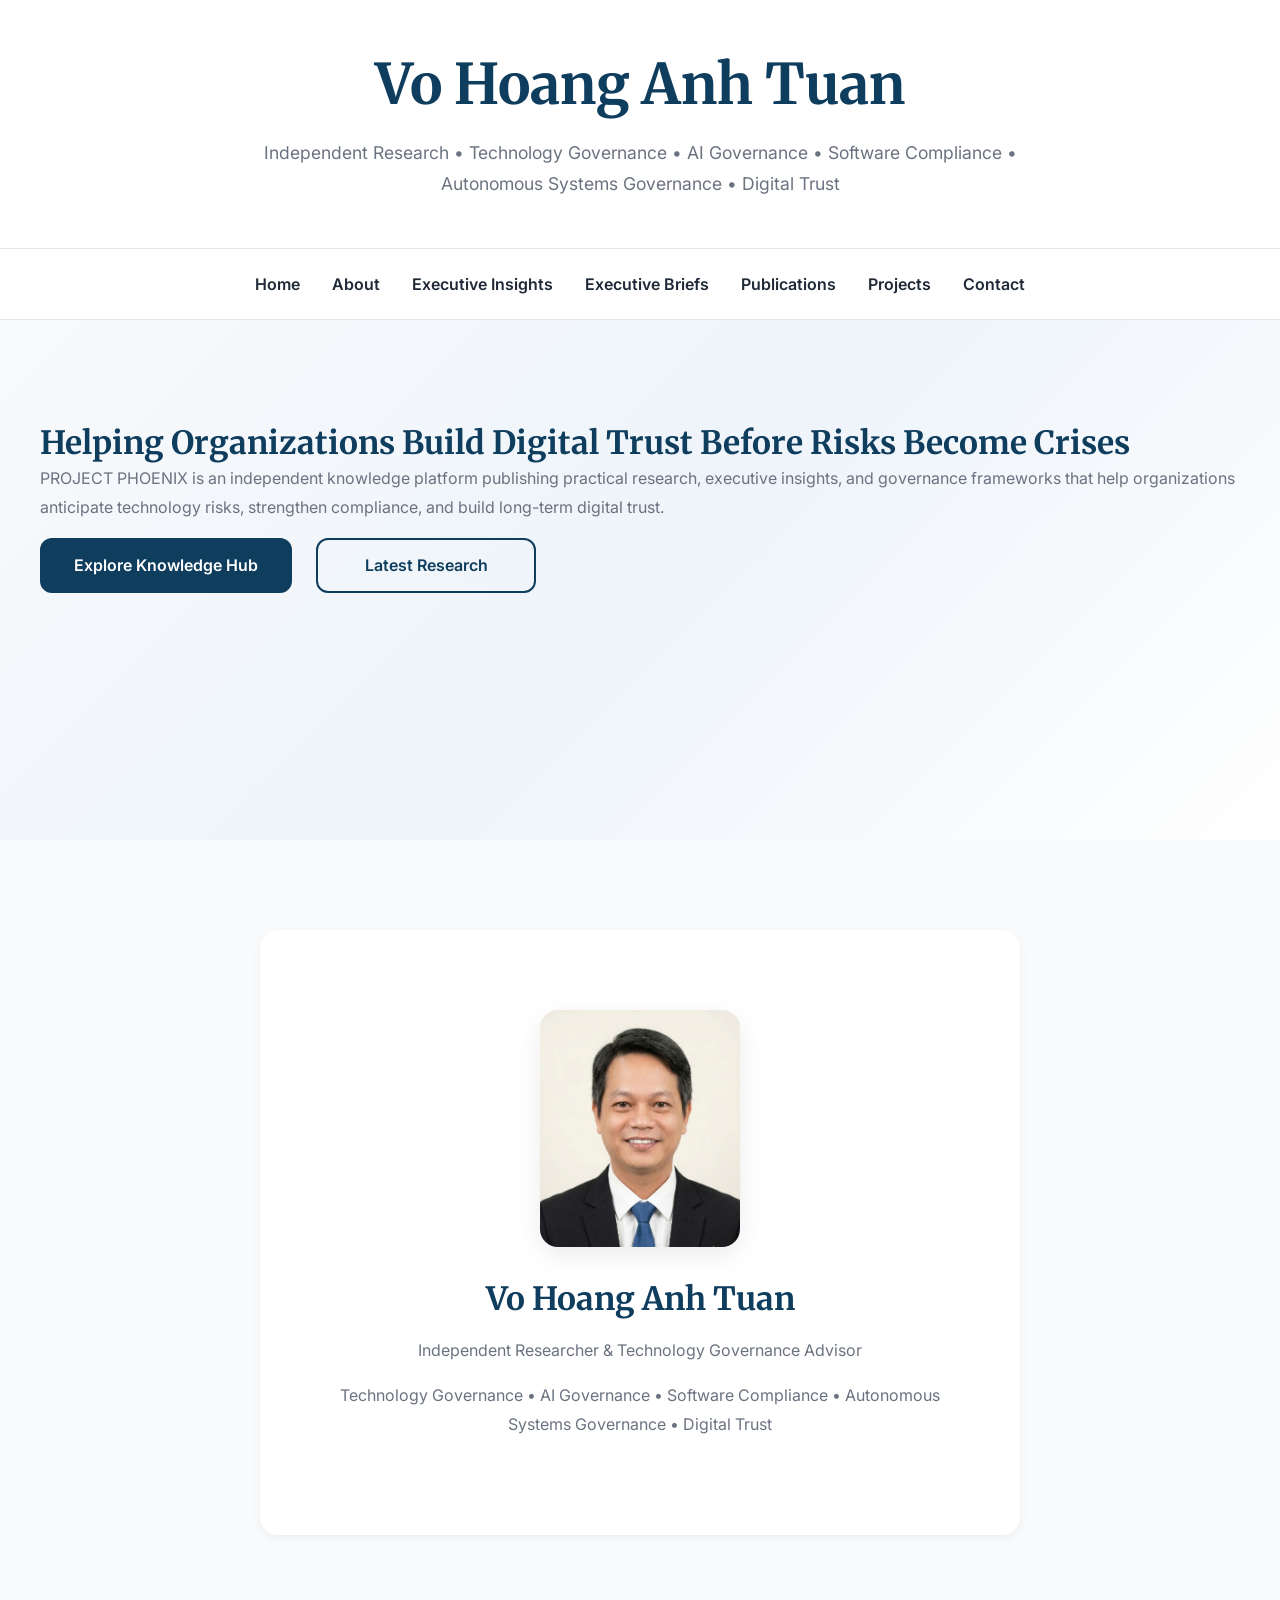
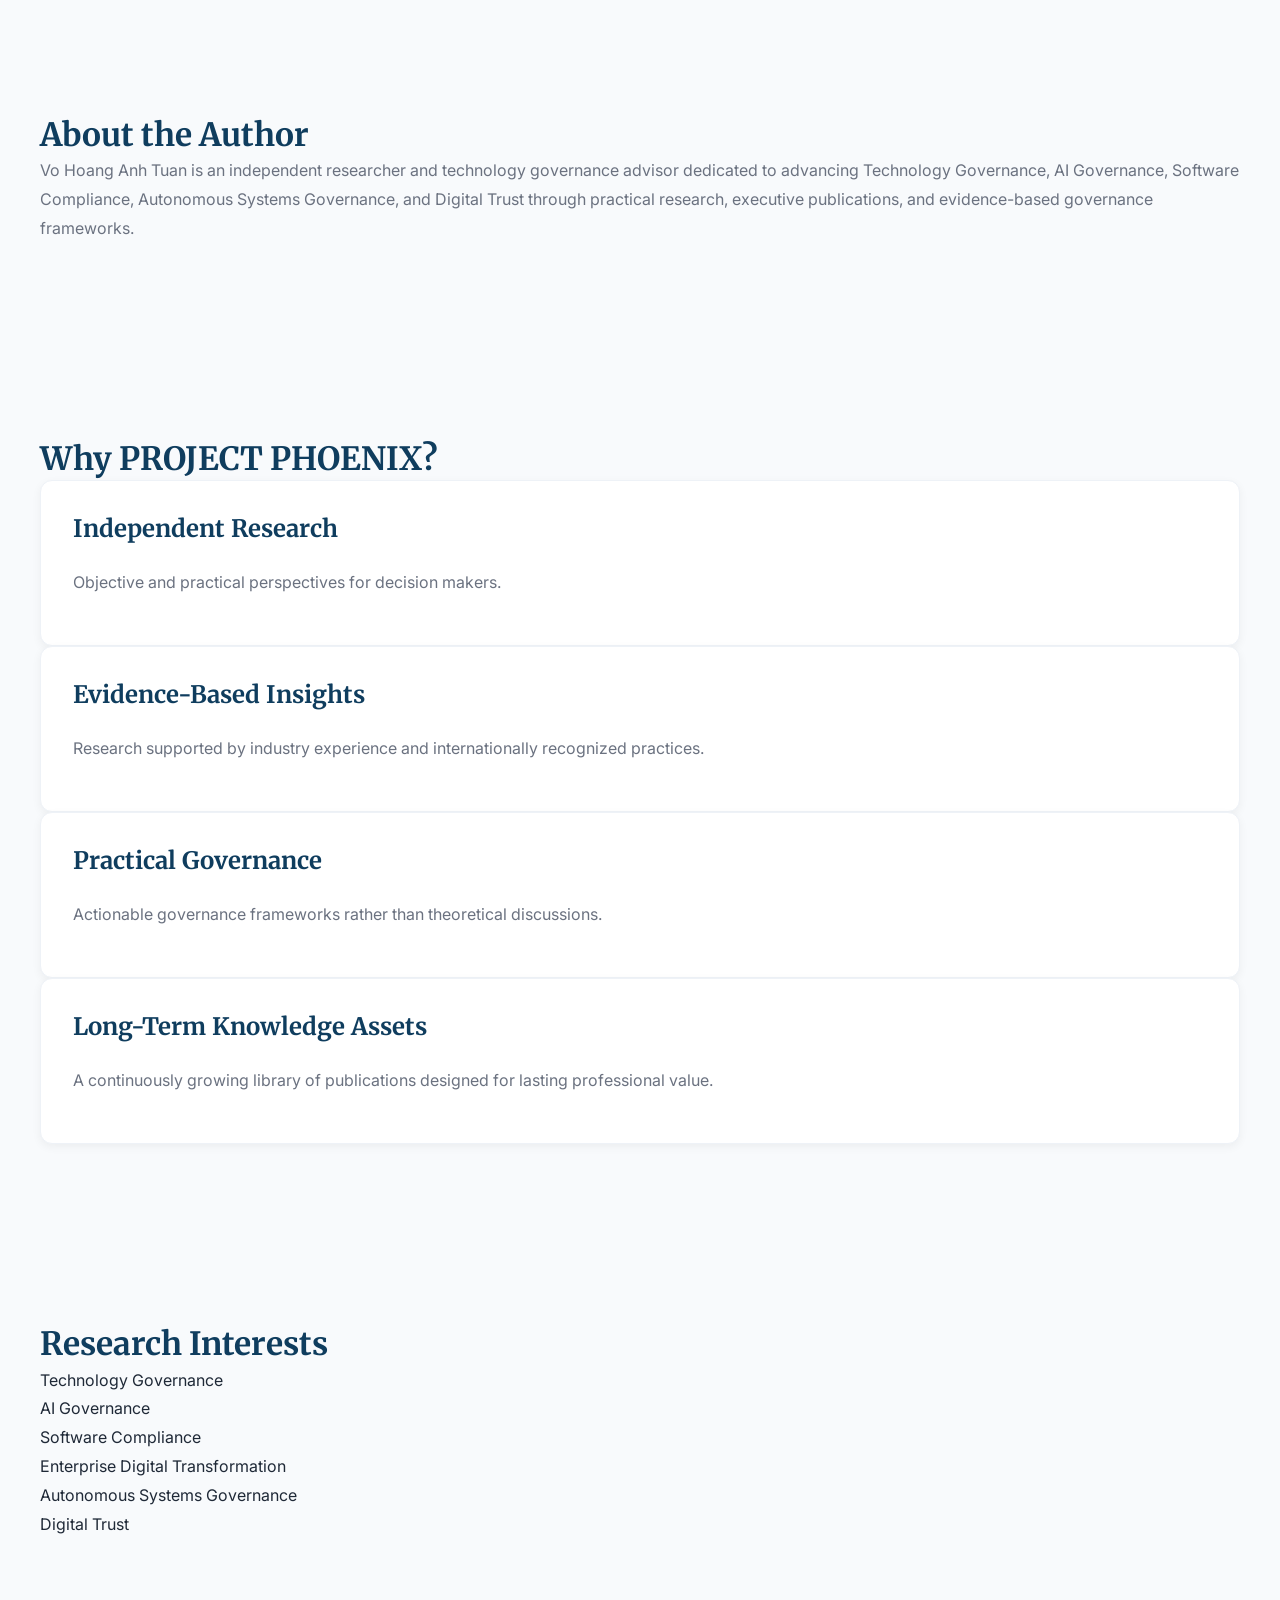
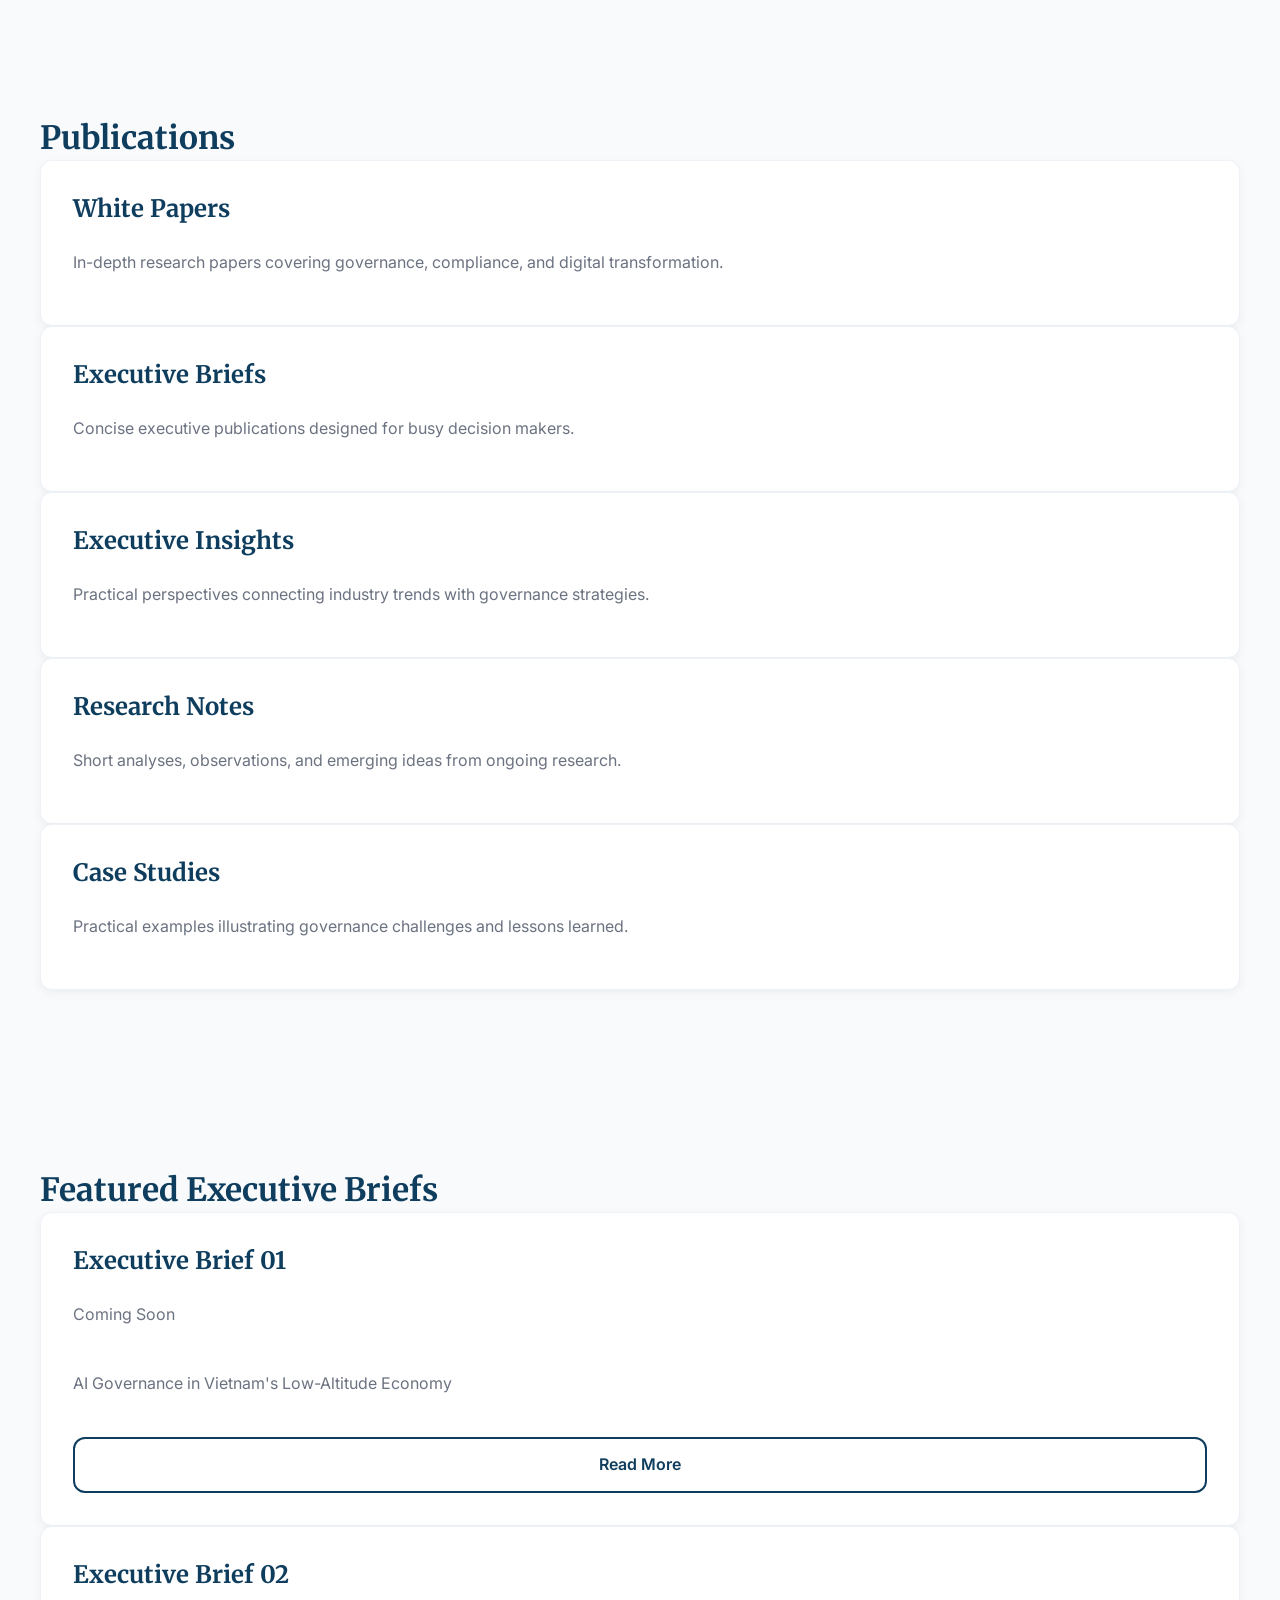
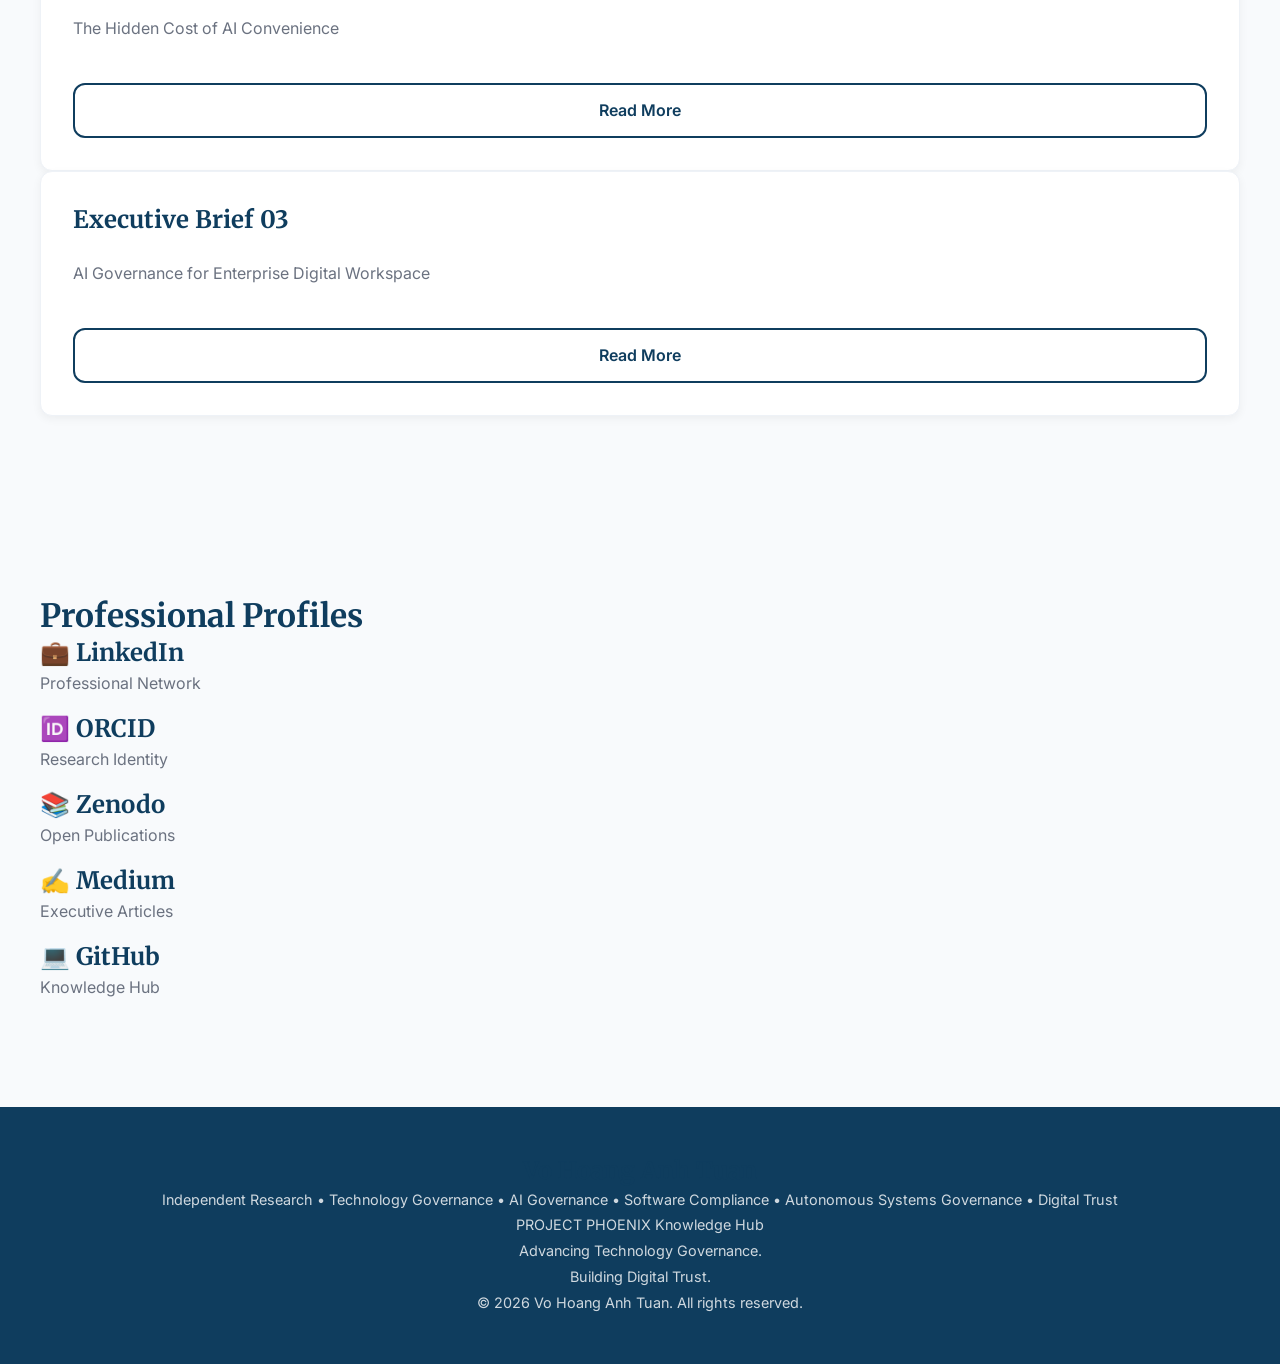
<file: index.html>
<!DOCTYPE html>
<html lang="en-US">
    <head>
    <meta charset="UTF-8">

<meta name="referrer"
      content="strict-origin-when-cross-origin">

<meta
name="viewport"
content="width=device-width, initial-scale=1">

<title>PROJECT PHOENIX Knowledge Hub | Vo Hoang Anh Tuan</title>

<meta
name="robots"
content="index, follow, max-image-preview:large">

<meta
name="description"
content="PROJECT PHOENIX Knowledge Hub by Vo Hoang Anh Tuan publishes independent research, executive insights, and governance frameworks on Technology Governance, AI Governance, Software Compliance, and Digital Trust.">

<meta
name="keywords"
content="Vo Hoang Anh Tuan, PROJECT PHOENIX, Technology Governance, AI Governance, Software Compliance, Autonomous Systems Governance, Digital Trust, Executive Insights, Executive Briefs, Independent Research">
<meta
name="author"
content="Vo Hoang Anh Tuan">
<link
rel="canonical"
href="https://vohoanganhtuan.github.io/">
        <!-- Open Graph -->

<meta property="og:type"
      content="website">

<meta property="og:site_name"
      content="PROJECT PHOENIX Knowledge Hub">

<meta property="og:title"
      content="PROJECT PHOENIX Knowledge Hub | Vo Hoang Anh Tuan">

<meta property="og:description"
      content="Independent research, executive insights, and governance frameworks on Technology Governance, AI Governance, Software Compliance, and Digital Trust.">

<meta property="og:url"
      content="https://vohoanganhtuan.github.io/">

<meta property="og:locale"
      content="en_US">

<meta property="og:image"
      content="https://vohoanganhtuan.github.io/assets/images/og-cover.jpg">
<meta property="og:image:type"
      content="image/jpeg">
<meta property="og:image:width"
      content="1200">

<meta property="og:image:height"
      content="630">

<meta property="og:image:alt"
      content="PROJECT PHOENIX Knowledge Hub">

<!-- Twitter Card -->

<meta name="twitter:card"
      content="summary_large_image">

<meta name="twitter:title"
      content="PROJECT PHOENIX Knowledge Hub">

<meta name="twitter:description"
      content="Independent research by Vo Hoang Anh Tuan on Technology Governance, AI Governance, Software Compliance, and Digital Trust.">

<meta name="twitter:image"
      content="https://vohoanganhtuan.github.io/assets/images/og-cover.jpg">
        <meta name="twitter:image:alt"
      content="PROJECT PHOENIX Knowledge Hub">
        <meta name="google-site-verification" content="JamqT4J1p1Fnei5B88OmaFI47NpW7LWwpY67Sr2UeZk" />
<meta name="theme-color"
      content="#0F172A">
<link rel="preconnect" href="https://fonts.googleapis.com">
<link rel="preconnect" href="https://fonts.gstatic.com" crossorigin>
<link href="https://fonts.googleapis.com/css2?family=Inter:wght@300;400;500;600;700&family=Merriweather:wght@400;700&display=swap" rel="stylesheet">
<link rel="stylesheet"
      href="css/style.css">

</head>

<body>

<header class="site-header">
<div class="container">
        <h1>Vo Hoang Anh Tuan</h1>

        <p>
            Independent Research • Technology Governance • AI Governance • Software Compliance • Autonomous Systems Governance • Digital Trust
        </p>

    </div>

</header>

<nav class="site-nav"
     aria-label="Primary Navigation">

    <div class="container">

        <a href="index.html">Home</a>
        <a href="about.html">About</a>
        <a href="insights.html">Executive Insights</a>
        <a href="briefs.html">Executive Briefs</a>
        <a href="publications.html">Publications</a>
        <a href="projects.html">Projects</a>
        <a href="contact.html">Contact</a>

    </div>

</nav>

<main>
<section id="hero"
         class="hero">

    <div class="container">

    <h2>
        Helping Organizations Build Digital Trust Before Risks Become Crises
    </h2>

    <p>
        PROJECT PHOENIX is an independent knowledge platform publishing practical research, executive insights, and governance frameworks that help organizations anticipate technology risks, strengthen compliance, and build long-term digital trust.
    </p>
     <p>

        <a href="briefs.html"
   class="button button-primary"
   aria-label="Explore Executive Briefs">
            Explore Knowledge Hub
        </a>

        <a href="publications.html"
   class="button button-secondary"
   aria-label="View Latest Research Publications">
            Latest Research
        </a>

    </p>
 </div>
</section>
<section id="author"
         class="author-intro">

    <div class="container">

    <div class="author-photo">

    <img
        src="assets/images/Vo Hoang Anh Tuan 2026.jpg"
    alt="Portrait of Vo Hoang Anh Tuan"
    loading="lazy"
    decoding="async">

</div>

    <div class="author-info">

        <h2>Vo Hoang Anh Tuan</h2>

<p class="author-role">
    Independent Researcher &amp; Technology Governance Advisor
</p>

<p class="author-specialties">
    Technology Governance •
    AI Governance •
    Software Compliance •
    Autonomous Systems Governance •
    Digital Trust
</p>

    </div>
  </div>
</section>
<section id="about">

    <div class="container">

        <h2 class="section-title">

            About the Author

        </h2>

        <p>

            Vo Hoang Anh Tuan is an independent researcher and technology governance advisor dedicated to advancing Technology Governance, AI Governance, Software Compliance, Autonomous Systems Governance, and Digital Trust through practical research, executive publications, and evidence-based governance frameworks.

        </p>

    </div>

</section>
<section id="project-phoenix">

    <div class="container">

        <h2 class="section-title">

            Why PROJECT PHOENIX?

        </h2>

        <div class="card-grid">

            <article class="card">

    <h3>Independent Research</h3>

    <p>
        Objective and practical perspectives for decision makers.
    </p>

              </article>

            <article class="card">

    <h3>Evidence-Based Insights</h3>

    <p>
        Research supported by industry experience and internationally recognized practices.
    </p>

             </article>

            <article class="card">

                <h3>Practical Governance</h3>

                <p>
                    Actionable governance frameworks rather than theoretical discussions.
                </p>

            </article>

            <article class="card">

                <h3>Long-Term Knowledge Assets</h3>

                <p>
                    A continuously growing library of publications designed for lasting professional value.
                </p>

            </article>

        </div>

    </div>

</section>
   <section id="research">

    <div class="container">

        <h2 class="section-title">

            Research Interests

        </h2>

        <ul>

    <li>Technology Governance</li>

    <li>AI Governance</li>

    <li>Software Compliance</li>

    <li>Enterprise Digital Transformation</li>

    <li>Autonomous Systems Governance</li>

    <li>Digital Trust</li>

</ul>

    </div>

</section>
   <section id="publications">

    <div class="container">

        <h2 class="section-title">

            Publications

        </h2>

        <div class="card-grid">

            <article class="card">

                <h3>White Papers</h3>

                <p>
                    In-depth research papers covering governance, compliance, and digital transformation.
                </p>

            </article>

            <article class="card">

                <h3>Executive Briefs</h3>

                <p>
                    Concise executive publications designed for busy decision makers.
                </p>

            </article>

            <article class="card">

                <h3>Executive Insights</h3>

                <p>
                    Practical perspectives connecting industry trends with governance strategies.
                </p>

            </article>

            <article class="card">

                <h3>Research Notes</h3>

                <p>
                    Short analyses, observations, and emerging ideas from ongoing research.
                </p>

            </article>

            <article class="card">

                <h3>Case Studies</h3>

                <p>
                    Practical examples illustrating governance challenges and lessons learned.
                </p>

            </article>

        </div>

    </div>

</section>
    
<section id="featured-briefs">

    <div class="container">

        <h2 class="section-title">

            Featured Executive Briefs

        </h2>

        <div class="card-grid">

            <article class="card">

                <h3>Executive Brief 01</h3>

                <p>Coming Soon</p>

                <p>
                    AI Governance in Vietnam's
                    Low-Altitude Economy
                </p>

                <a href="briefs.html"
                   class="button button-secondary"
                   aria-label="View Executive Briefs">
                    Read More
                </a>

            </article>

            <article class="card">

                <h3>Executive Brief 02</h3>

                <p>
                    The Hidden Cost of
                    AI Convenience
                </p>

                <a href="briefs.html"
                   class="button button-secondary"
                   aria-label="View Executive Briefs">
                    Read More
                </a>

            </article>

            <article class="card">

                <h3>Executive Brief 03</h3>

                <p>
                    AI Governance for
                    Enterprise Digital Workspace
                </p>

                <a href="briefs.html"
                   class="button button-secondary"
                   aria-label="View Executive Briefs">
                    Read More
                </a>

            </article>

        </div>

    </div>

</section>


<section id="profiles">

    <div class="container">

        <h2 class="section-title">

            Professional Profiles

        </h2>

        <div class="profiles">

            <div class="profile-box">

                <h3>💼 LinkedIn</h3>

                <p>Professional Network</p>

            </div>

            <div class="profile-box">

                <h3>🆔 ORCID</h3>

                <p>Research Identity</p>

            </div>

            <div class="profile-box">

                <h3>📚 Zenodo</h3>

                <p>Open Publications</p>

            </div>

            <div class="profile-box">

                <h3>✍ Medium</h3>

                <p>Executive Articles</p>

            </div>

            <div class="profile-box">

                <h3>💻 GitHub</h3>

                <p>Knowledge Hub</p>

            </div>

        </div>

    </div>

</section>
</main>

<footer class="site-footer">

    <div class="container">

        <h3>Vo Hoang Anh Tuan</h3>

        <p>

Independent Research •
Technology Governance •
AI Governance •
Software Compliance •
Autonomous Systems Governance •
Digital Trust

</p>

        <p>
    PROJECT PHOENIX Knowledge Hub
</p>

<p>
    Advancing Technology Governance.<br>
    Building Digital Trust.
</p>

        <p>

            © 2026 Vo Hoang Anh Tuan.
            All rights reserved.

        </p>

    </div>

</footer>

</body>

</html>
</file>
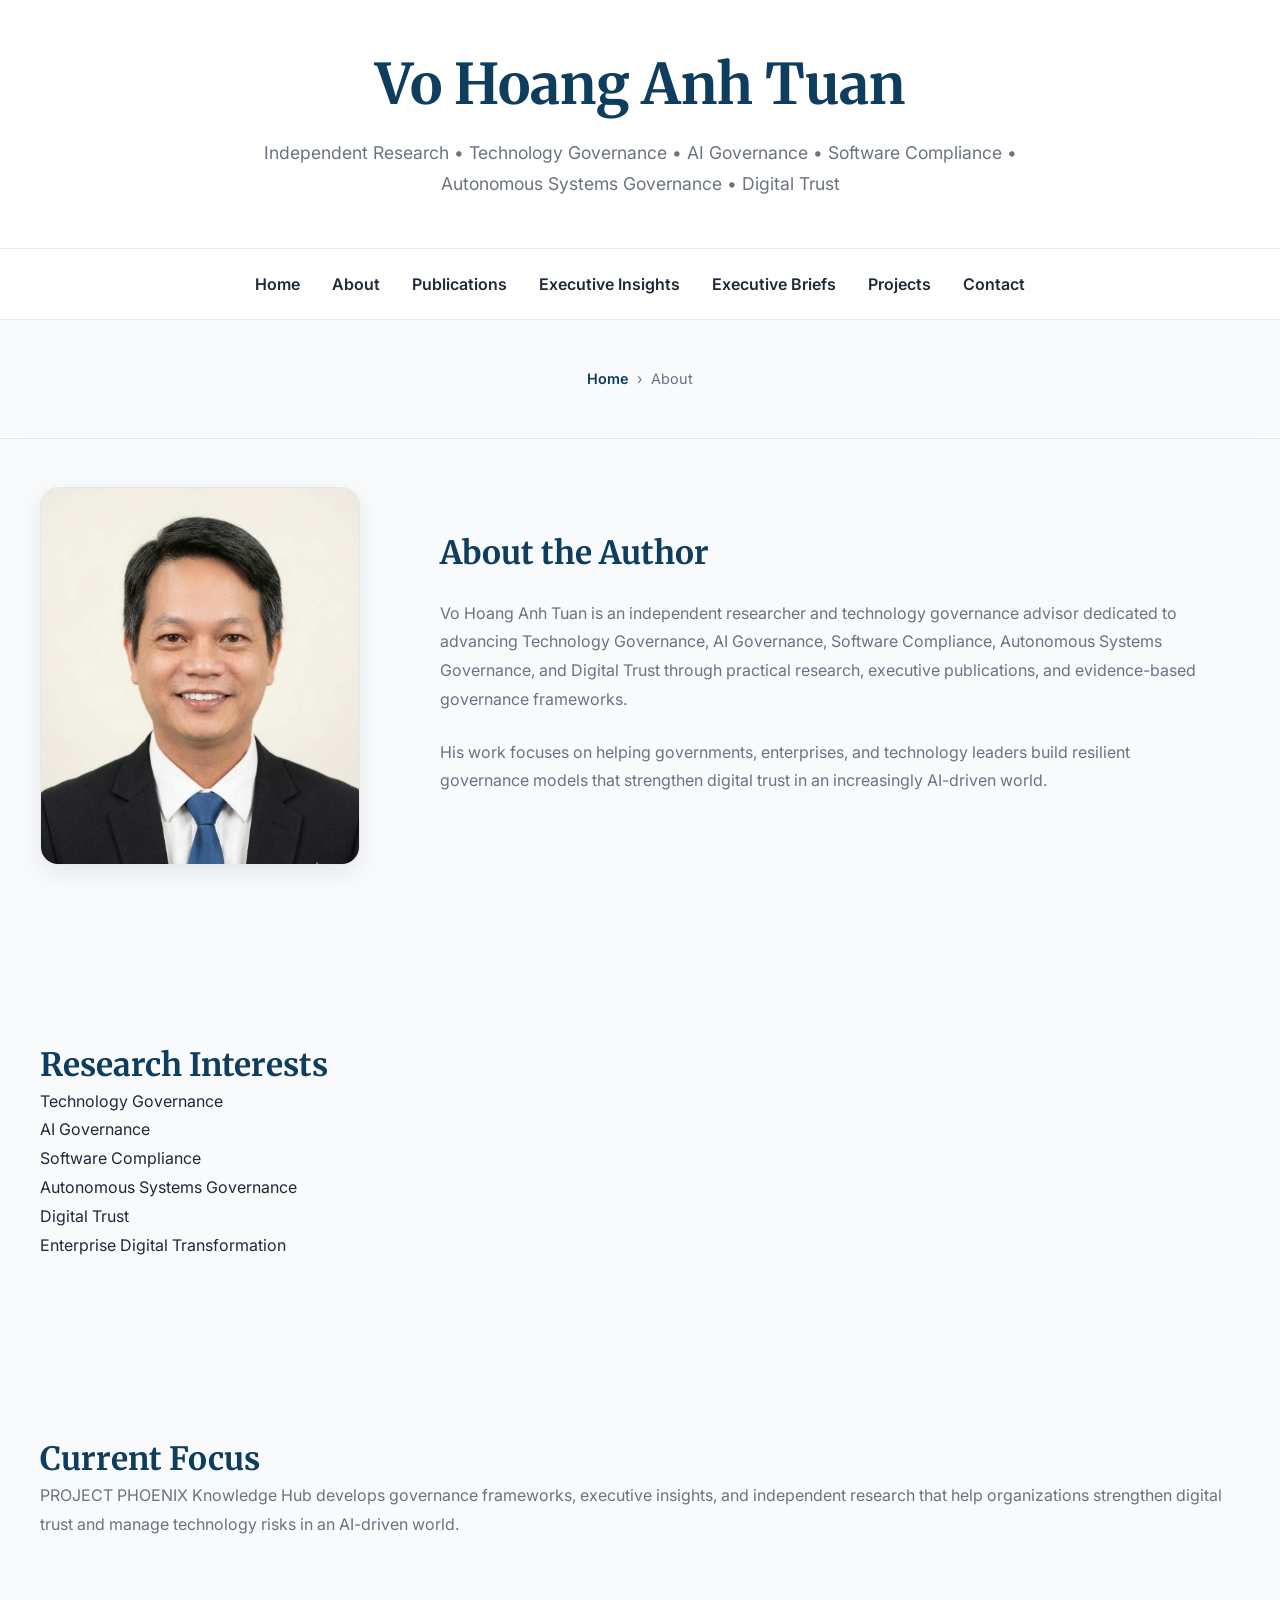
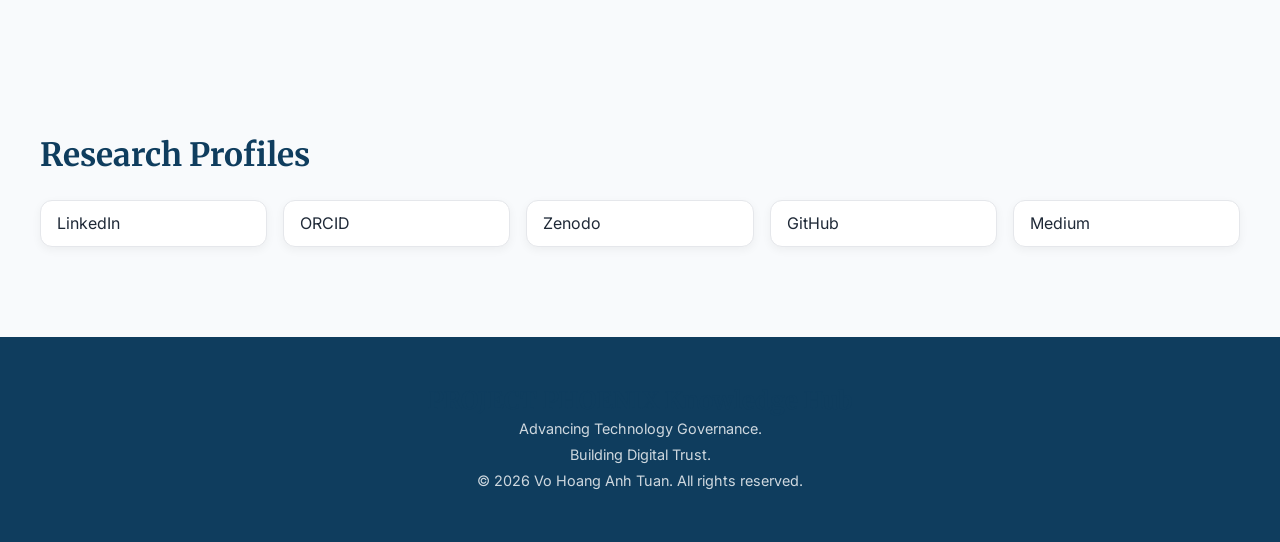
<file: about.html>
<!DOCTYPE html>
<html lang="en-US">

<head>

<meta charset="UTF-8">

<meta name="referrer"
      content="strict-origin-when-cross-origin">

<meta
name="viewport"
content="width=device-width, initial-scale=1">

<title>About | Vo Hoang Anh Tuan | PROJECT PHOENIX Knowledge Hub</title>

<meta
name="robots"
content="index, follow, max-image-preview:large">

<meta
name="description"
content="Learn more about Vo Hoang Anh Tuan, independent researcher and technology governance advisor, founder of PROJECT PHOENIX Knowledge Hub.">

<meta
name="keywords"
content="Vo Hoang Anh Tuan,
About,
Biography,
Technology Governance,
AI Governance,
Software Compliance,
Autonomous Systems Governance,
Digital Trust,
Independent Research,
Governance Framework,
PROJECT PHOENIX,
PROJECT PHOENIX Knowledge Hub">

<meta
name="author"
content="Vo Hoang Anh Tuan">

<link
rel="canonical"
href="https://vohoanganhtuan.github.io/about.html">

<!-- Open Graph -->

<meta property="og:type"
content="website">

<meta property="og:site_name"
      content="PROJECT PHOENIX Knowledge Hub">

<meta property="og:title"
      content="About | Vo Hoang Anh Tuan">

<meta property="og:description"
      content="Biography, research interests, professional background, and governance research by Vo Hoang Anh Tuan.">

<meta property="og:url"
      content="https://vohoanganhtuan.github.io/about.html">

<meta property="og:locale"
      content="en_US">

<meta property="og:image"
      content="https://vohoanganhtuan.github.io/assets/images/og-cover.jpg">

<meta property="og:image:type"
      content="image/jpeg">

<meta property="og:image:width"
      content="1200">

<meta property="og:image:height"
      content="630">

<meta property="og:image:alt"
      content="PROJECT PHOENIX Knowledge Hub">

<!-- Twitter Card -->

<meta name="twitter:card"
      content="summary_large_image">

<meta name="twitter:title"
      content="About | Vo Hoang Anh Tuan">

<meta name="twitter:description"
      content="Independent researcher and technology governance advisor.">

<meta name="twitter:image"
      content="https://vohoanganhtuan.github.io/assets/images/og-cover.jpg">

<meta name="twitter:image:alt"
      content="PROJECT PHOENIX Knowledge Hub">

<meta
name="theme-color"
content="#0F172A">

<link rel="preconnect"
      href="https://fonts.googleapis.com">

<link rel="preconnect"
      href="https://fonts.gstatic.com"
      crossorigin>

<link
href="https://fonts.googleapis.com/css2?family=Inter:wght@300;400;500;600;700&family=Merriweather:wght@400;700&display=swap"
rel="stylesheet">

<link rel="stylesheet"
      href="css/style.css">
<script type="application/ld+json">
{
  "@context":"https://schema.org",
  "@type":"ProfilePage",
  "mainEntity":{
    "@type":"Person",
    "name":"Vo Hoang Anh Tuan",
    "url":"https://vohoanganhtuan.github.io/about.html",
    "image":"https://vohoanganhtuan.github.io/assets/images/Vo%20Hoang%20Anh%20Tuan%202026.jpg",
    "jobTitle":"Independent Researcher and Technology Governance Advisor",
    "description":"Independent researcher specializing in Technology Governance, AI Governance, Software Compliance, Autonomous Systems Governance, and Digital Trust.",
    "knowsAbout":[
      "Technology Governance",
      "AI Governance",
      "Software Compliance",
      "Autonomous Systems Governance",
      "Digital Trust"
    ]
  }
}
</script>


<script type="application/ld+json">
{
  "@context":"https://schema.org",
  "@type":"BreadcrumbList",
  "itemListElement":[
    {
      "@type":"ListItem",
      "position":1,
      "name":"Home",
      "item":"https://vohoanganhtuan.github.io/"
    },
    {
      "@type":"ListItem",
      "position":2,
      "name":"About",
      "item":"https://vohoanganhtuan.github.io/about.html"
    }
  ]
}
</script>
</head>

<body>

<header class="site-header">

    <div class="container">

        <h1>Vo Hoang Anh Tuan</h1>

        <p>

Independent Research •
Technology Governance •
AI Governance •
Software Compliance •
Autonomous Systems Governance •
Digital Trust

        </p>

    </div>

</header>

<nav class="site-nav">

    <div class="container">

        <a href="index.html">Home</a>
        <a href="about.html">About</a>
        <a href="publications.html">Publications</a>
        <a href="insights.html">Executive Insights</a>
        <a href="briefs.html">Executive Briefs</a>
        <a href="projects.html">Projects</a>
        <a href="contact.html">Contact</a>

    </div>

</nav>

<main>
      
<nav class="breadcrumb" aria-label="Breadcrumb">

<div class="container">

<a href="index.html">Home</a>

<span>›</span>

<span>About</span>

</div>

</nav>
<section class="about-hero">

<div class="container about-grid">

<div class="about-photo">

<img
src="assets/images/Vo Hoang Anh Tuan 2026.jpg"
alt="Portrait of Vo Hoang Anh Tuan"
loading="lazy"
decoding="async"
width="320"
height="400">

</div>

<div class="about-content">

<h2>About the Author</h2>

<p>

Vo Hoang Anh Tuan is an independent researcher and technology governance advisor dedicated to advancing Technology Governance, AI Governance, Software Compliance, Autonomous Systems Governance, and Digital Trust through practical research, executive publications, and evidence-based governance frameworks.

</p>

<p>

His work focuses on helping governments, enterprises, and technology leaders build resilient governance models that strengthen digital trust in an increasingly AI-driven world.

</p>

</div>

</div>

</section>

<section>

<div class="container">

<h2>Research Interests</h2>

<ul>

<li>Technology Governance</li>

<li>AI Governance</li>

<li>Software Compliance</li>

<li>Autonomous Systems Governance</li>

<li>Digital Trust</li>

<li>Enterprise Digital Transformation</li>

</ul>

</div>

</section>

<section>

<div class="container">

<h2>Current Focus</h2>

<p>

PROJECT PHOENIX Knowledge Hub develops governance frameworks, executive insights, and independent research that help organizations strengthen digital trust and manage technology risks in an AI-driven world.

</p>

</div>

</section>

<section>

<div class="container">

<h2>Research Profiles</h2>

<ul class="profile-list">

<li>LinkedIn</li>

<li>ORCID</li>

<li>Zenodo</li>

<li>GitHub</li>

<li>Medium</li>

</ul>

</div>

</section>

</main>

<footer class="site-footer">

<div class="container">

<h3>PROJECT PHOENIX Knowledge Hub</h3>

<p>

Advancing Technology Governance.<br>

Building Digital Trust.

</p>

<p>

© 2026 Vo Hoang Anh Tuan.
All rights reserved.

</p>

</div>

</footer>

</body>

</html>
</file>
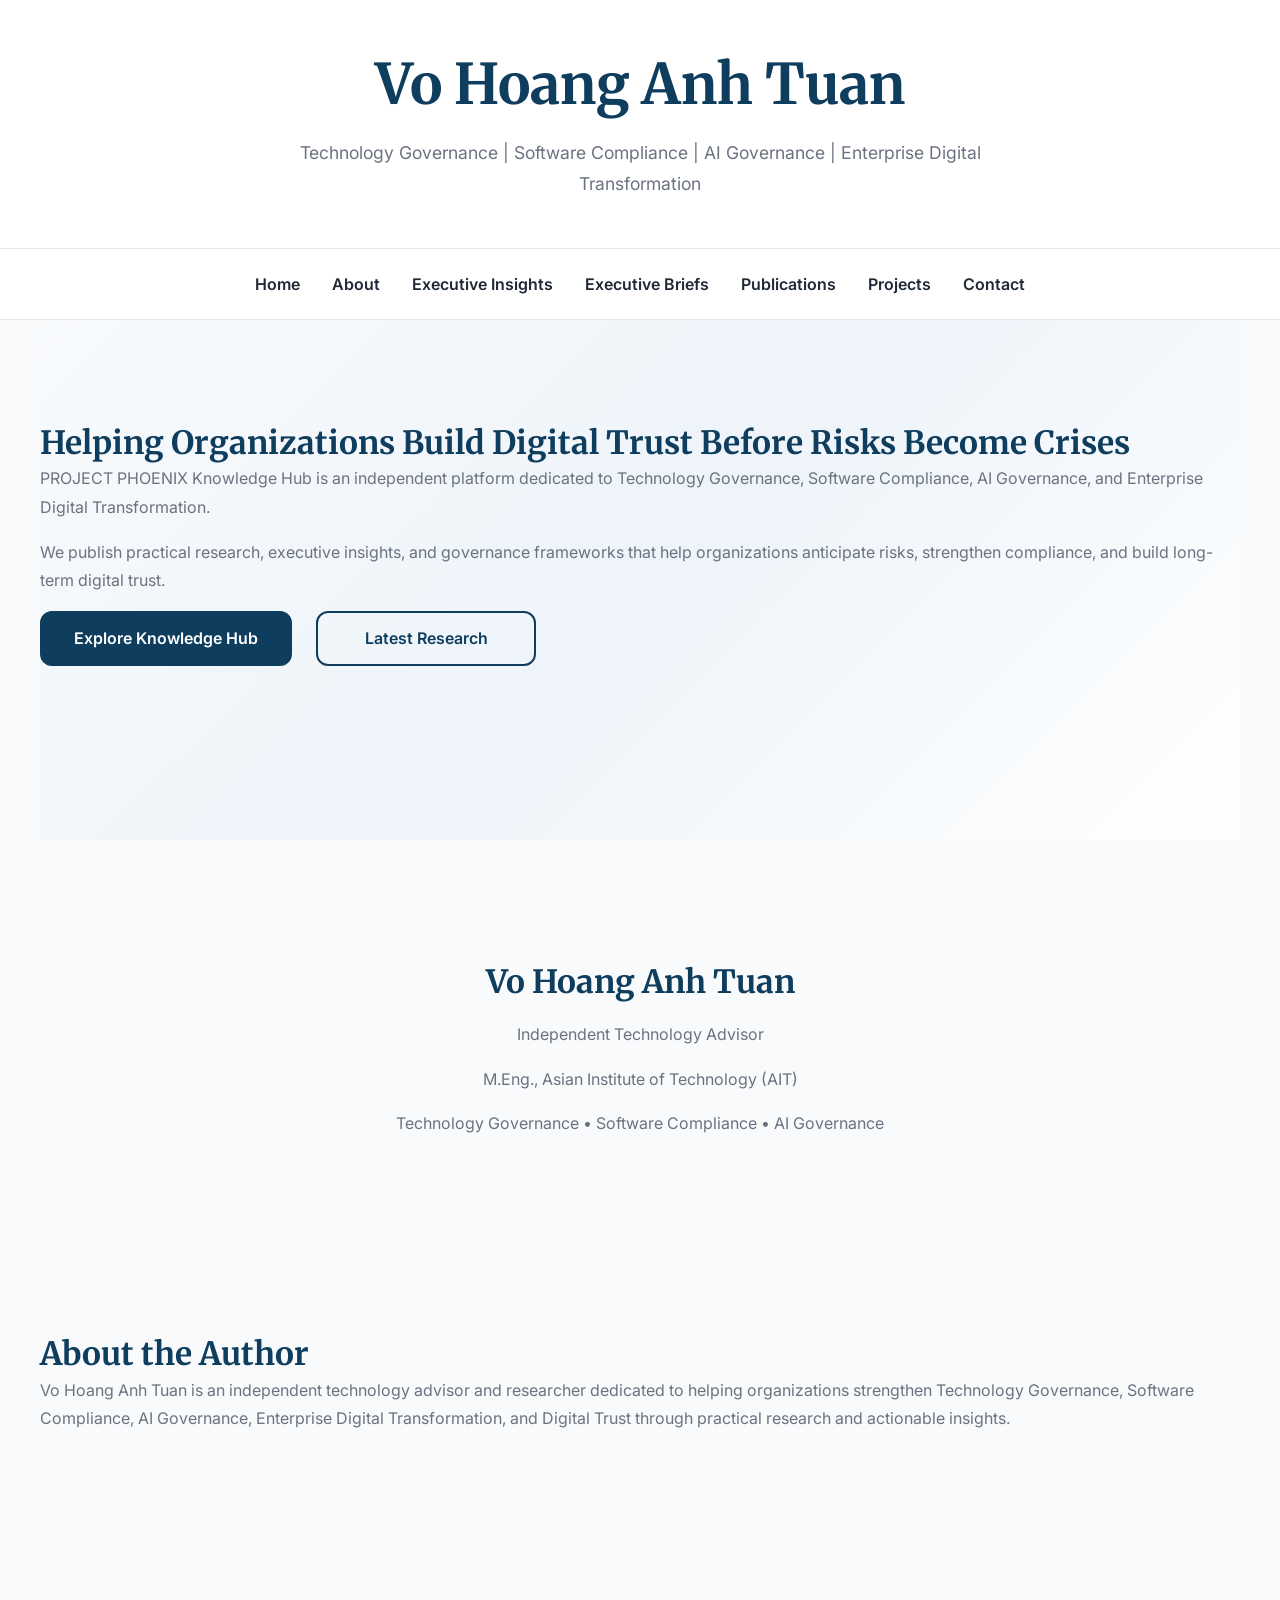
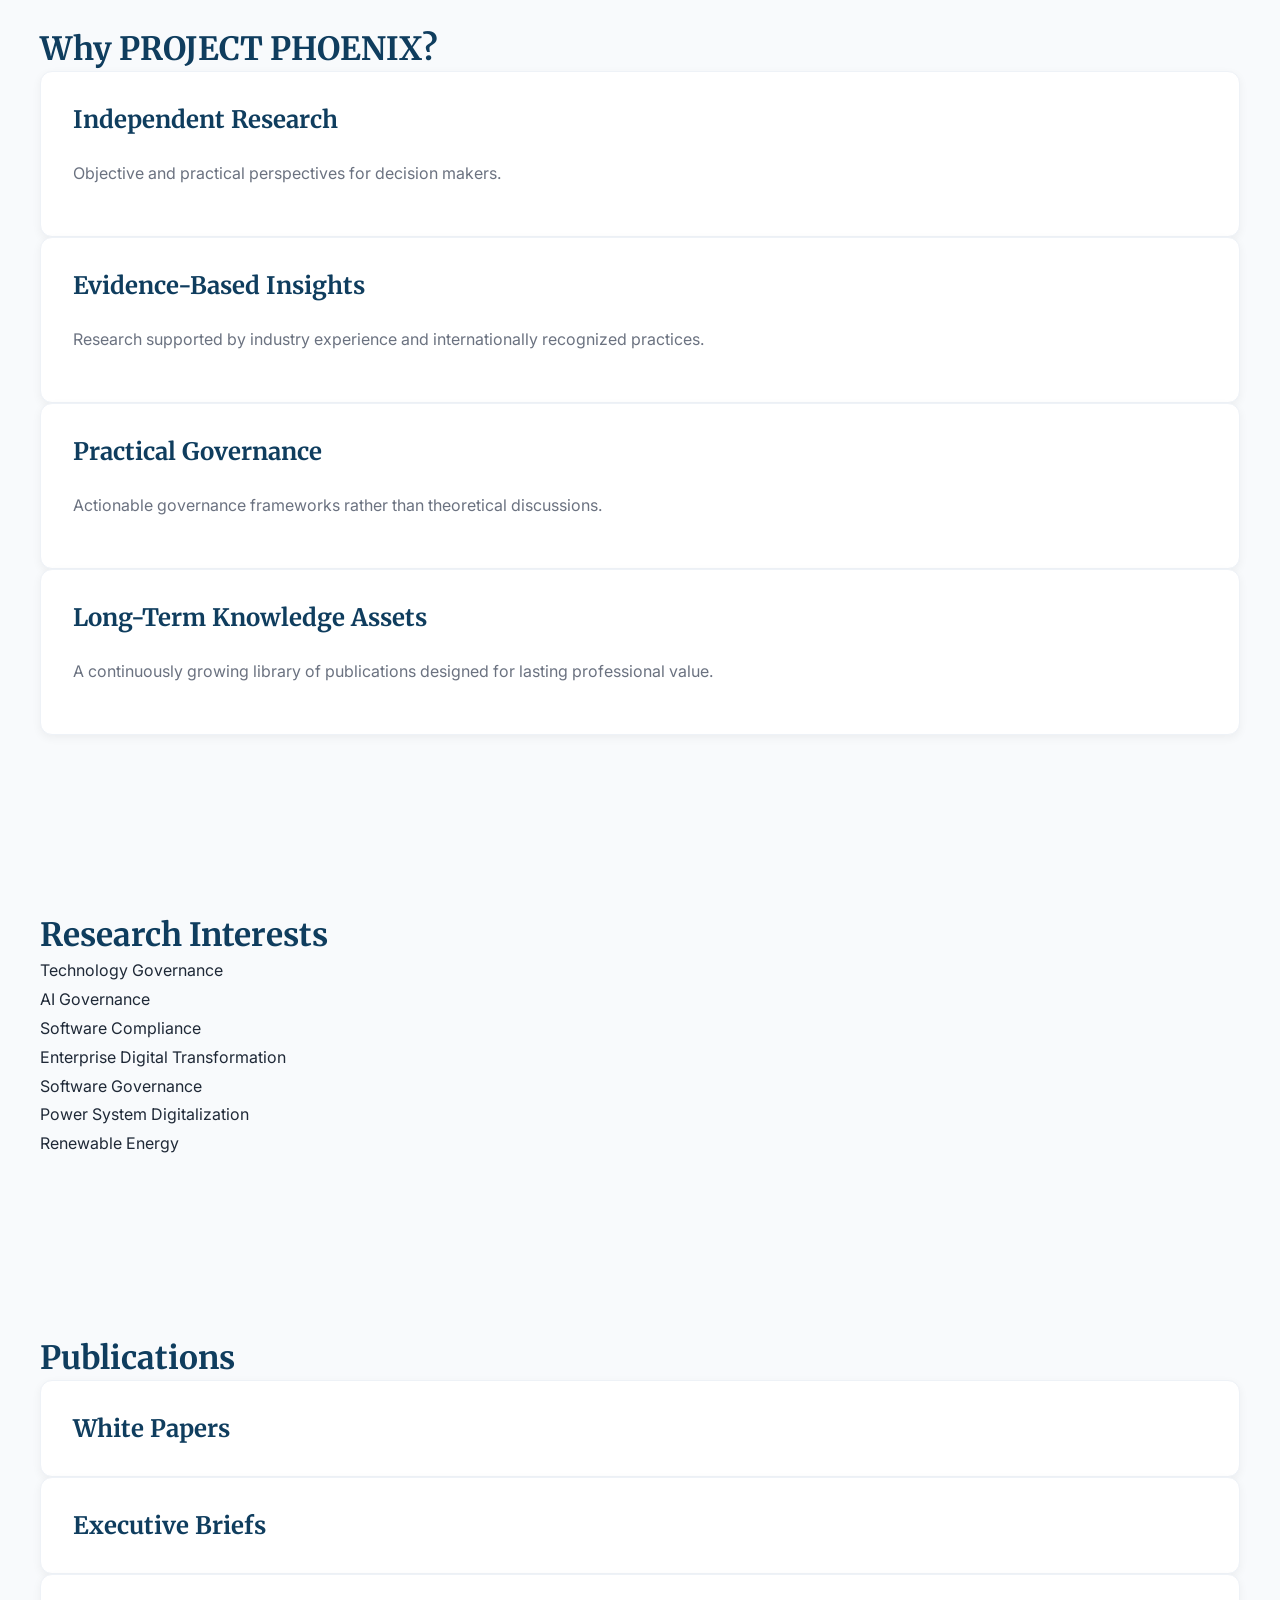
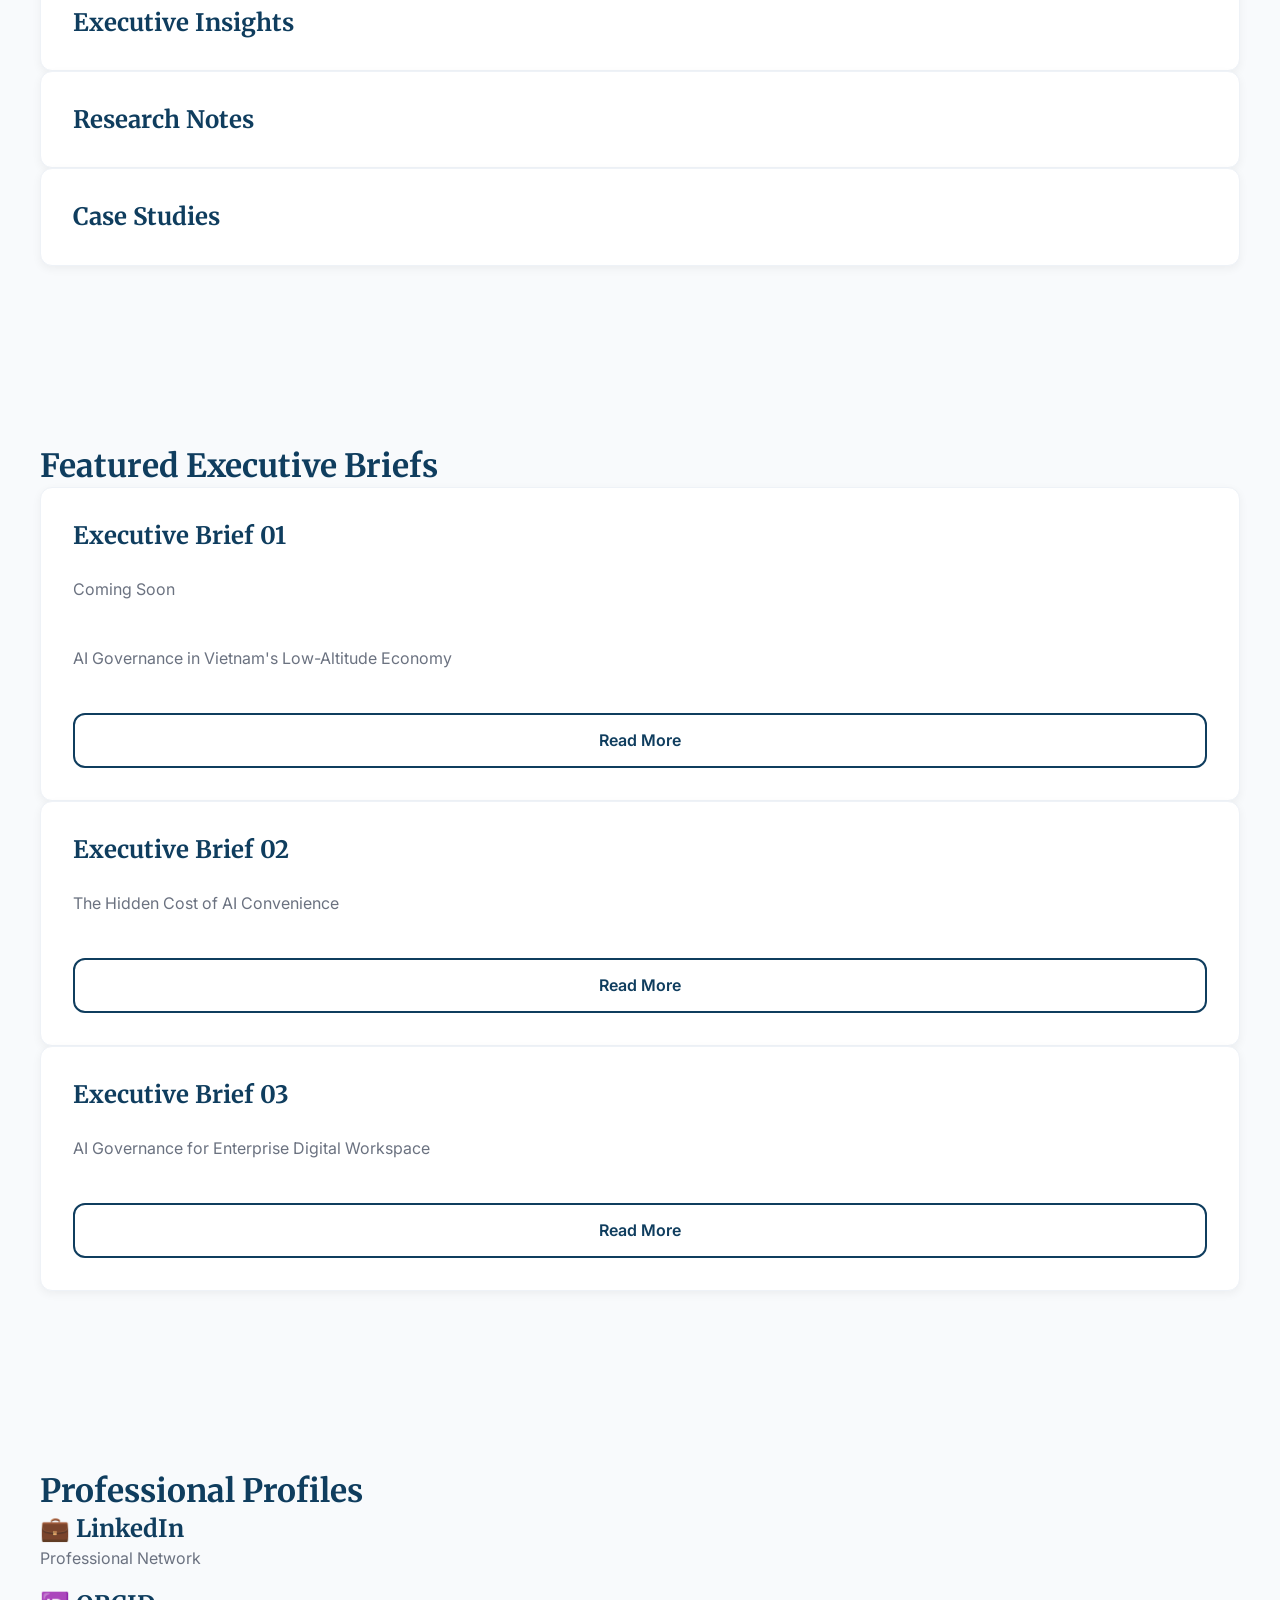
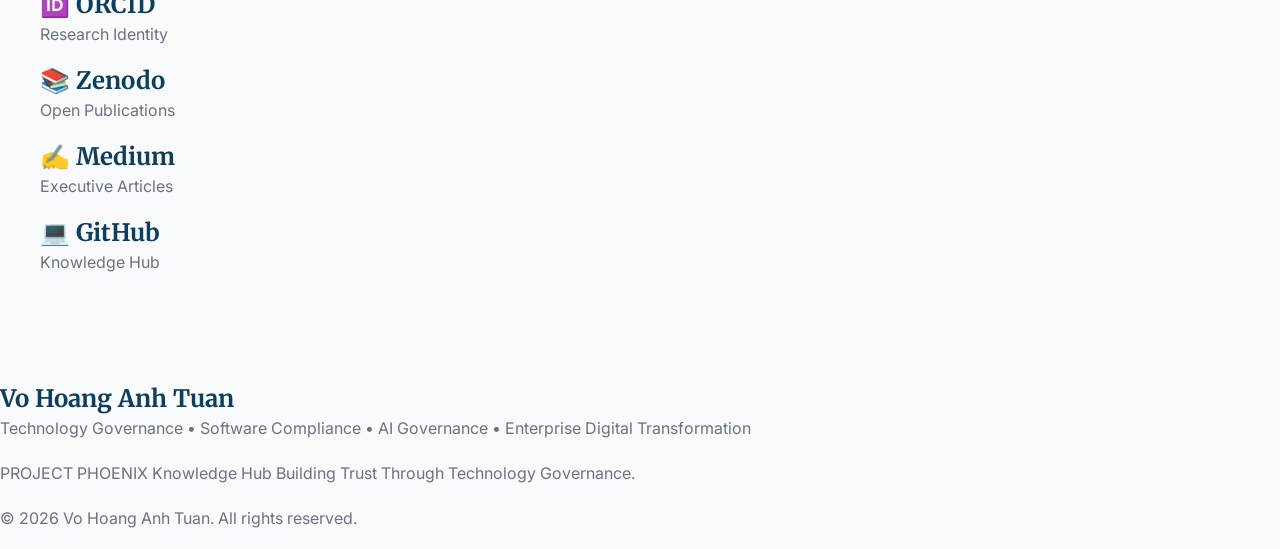
<file: index_backup_v2.html>
<!DOCTYPE html>
<html lang="en-US">
    <head>
    <meta charset="UTF-8">
    <meta name="viewport"
          content="width=device-width, initial-scale=1.0">
    <title>Vo Hoang Anh Tuan | PROJECT PHOENIX Knowledge Hub</title>
    <meta name="author" content="Vo Hoang Anh Tuan">
<meta name="robots" content="index, follow">
<meta name="description"
content="Official Knowledge Hub of Vo Hoang Anh Tuan covering AI Governance,
Technology Governance,
Software Compliance,
Software Governance,
Enterprise Governance,
Enterprise Digital Transformation,
Digital Trust,
AI Compliance.">

<meta name="keywords"
content="Technology Governance, Software Compliance, AI Governance, Enterprise Digital Transformation, Digital Trust"
>
<link rel="preconnect" href="https://fonts.googleapis.com">
<link rel="preconnect" href="https://fonts.gstatic.com" crossorigin>

<link href="https://fonts.googleapis.com/css2?family=Inter:wght@300;400;500;600;700&family=Merriweather:wght@400;700&display=swap" rel="stylesheet">
<link rel="canonical"
      href="https://vohoanganhtuan.github.io/">

<link rel="stylesheet"
      href="css/style.css">

</head>

<body>

<header>

    <div class="container">

        <h1>Vo Hoang Anh Tuan</h1>

        <p>
            Technology Governance |
            Software Compliance |
            AI Governance |
            Enterprise Digital Transformation
        </p>

    </div>

</header>

<nav aria-label="Main navigation">

    <div class="container">

        <a href="index.html">Home</a>
        <a href="about.html">About</a>
        <a href="insights.html">Executive Insights</a>
        <a href="briefs.html">Executive Briefs</a>
        <a href="publications.html">Publications</a>
        <a href="projects.html">Projects</a>
        <a href="contact.html">Contact</a>

    </div>

</nav>

<main>
    <div class="container">
<section class="hero">

    <h2>
        Helping Organizations Build Digital Trust Before Risks Become Crises
    </h2>

    <p>
        PROJECT PHOENIX Knowledge Hub is an independent platform dedicated to Technology Governance, Software Compliance, AI Governance, and Enterprise Digital Transformation.
    </p>

    <p>
        We publish practical research, executive insights, and governance frameworks that help organizations anticipate risks, strengthen compliance, and build long-term digital trust.
    </p>

    <p>

        <a href="briefs.html" class="button button-primary">
            Explore Knowledge Hub
        </a>

        <a href="publications.html" class="button button-secondary">
            Latest Research
        </a>

    </p>

</section>
<section class="author-intro">

    <div class="author-photo">

        <!--
<img src="assets/images/profile.jpg"
     alt="Vo Hoang Anh Tuan">
-->

    </div>

    <div class="author-info">

        <h2>
            Vo Hoang Anh Tuan
        </h2>

        <p>
            Independent Technology Advisor
        </p>

        <p>
            M.Eng., Asian Institute of Technology (AIT)
        </p>

        <p>

            Technology Governance •
            Software Compliance •
            AI Governance

        </p>

    </div>

</section>
<section>

<h2 class="section-title">

About the Author

</h2>

<p>

Vo Hoang Anh Tuan is an independent technology advisor and researcher dedicated to helping organizations strengthen Technology Governance, Software Compliance, AI Governance, Enterprise Digital Transformation, and Digital Trust through practical research and actionable insights.

</p>

</section>
<section>

<h2 class="section-title">

Why PROJECT PHOENIX?

</h2>

<div class="card-grid">

<div class="card">

<h3>Independent Research</h3>

<p>
Objective and practical perspectives for decision makers.
</p>

</div>

<div class="card">

<h3>Evidence-Based Insights</h3>

<p>
Research supported by industry experience and internationally recognized practices.
</p>

</div>

<div class="card">

<h3>Practical Governance</h3>

<p>
Actionable governance frameworks rather than theoretical discussions.
</p>

</div>

<div class="card">

<h3>Long-Term Knowledge Assets</h3>

<p>
A continuously growing library of publications designed for lasting professional value.
</p>

</div>

</div>

</section>
    <section>

<h2 class="section-title">

Research Interests

</h2>

<ul>

<li>Technology Governance</li>

<li>AI Governance</li>

<li>Software Compliance</li>

<li>Enterprise Digital Transformation</li>

<li>Software Governance</li>

<li>Power System Digitalization</li>

<li>Renewable Energy</li>

</ul>

</section>
    <section>

<h2 class="section-title">

Publications

</h2>

<div class="card-grid">

<div class="card">

<h3>White Papers</h3>

</div>

<div class="card">

<h3>Executive Briefs</h3>

</div>

<div class="card">

<h3>Executive Insights</h3>

</div>

<div class="card">

<h3>Research Notes</h3>

</div>

<div class="card">

<h3>Case Studies</h3>

</div>

</div>

</section>
    
<section>

<h2 class="section-title">

Featured Executive Briefs
    
</h2>

<div class="card-grid">

<div class="card">

<h3>Executive Brief 01</h3>

<p>Coming Soon</p>

<p>

AI Governance in Vietnam's
Low-Altitude Economy

</p>

<a href="#"
class="button button-secondary">

Read More

</a>

</div>

<div class="card">

<h3>

Executive Brief 02

</h3>

<p>

The Hidden Cost of
AI Convenience

</p>

<a href="#"
class="button button-secondary">

Read More

</a>

</div>

<div class="card">

<h3>

Executive Brief 03

</h3>

<p>

AI Governance for
Enterprise Digital Workspace

</p>

<a href="#"
class="button button-secondary">

Read More

</a>

</div>

</div>

</section>


<section>

<h2 class="section-title">

Professional Profiles

</h2>

<div class="profiles">

<div class="profile-box">

<h3>💼 LinkedIn</h3>

<p>Professional Network</p>

</div>

<div class="profile-box">

<h3>🆔 ORCID</h3>

<p>Research Identity</p>

</div>

<div class="profile-box">

<h3>📚 Zenodo</h3>

<p>Open Publications</p>

</div>

<div class="profile-box">

<h3>✍ Medium</h3>

<p>Executive Articles</p>

</div>

<div class="profile-box">

<h3>💻 GitHub</h3>

<p>Knowledge Hub</p>

</div>

</div>

</section>
</div>
</main>

<footer>

    <h3>Vo Hoang Anh Tuan</h3>

    <p>

        Technology Governance •
        Software Compliance •
        AI Governance •
        Enterprise Digital Transformation

    </p>

    <p>

        PROJECT PHOENIX Knowledge Hub
        Building Trust Through Technology Governance.
    </p>

    <p>

        © 2026 Vo Hoang Anh Tuan.
        All rights reserved.     

    </p>

</footer>

</body>

</html>
</file>
<file: css/style.css>
/* ==========================================================
   PROJECT PHOENIX
   style.css
   Author: Vo Hoang Anh Tuan
   Version: 2.0
   ========================================================== */
/* ==========================================================
   1. RESET
========================================================== */
*,
*::before,
*::after {
    margin: 0;
    padding: 0;
    box-sizing: border-box;
}

html {
    font-size: 16px;
    scroll-behavior: smooth;
}

body {
    min-height: 100vh;
}

img,
picture,
svg,
video {
    display: block;
    max-width: 100%;
    height: auto;
}

button,
input,
textarea,
select {
    font: inherit;
}

a {
    color: inherit;
    text-decoration: none;
}

ul,
ol {
    list-style: none;
}

table {
    border-collapse: collapse;
    border-spacing: 0;
}
/* ==========================================================
   2. DESIGN TOKENS
========================================================== */
:root {

    /* ===== Brand Colors ===== */
    --primary: #0F3D5E;
    --primary-dark: #082A42;
    --secondary: #2E5EAA;
    --accent: #C79A3B;
    /* ===== Neutral ===== */
--background: #F8FAFC;
--surface: #FFFFFF;
--surface-secondary: #F1F5F9;
/* ===== Color Aliases (Design System) ===== */
--color-primary: var(--primary);
--color-primary-dark: var(--primary-dark);
--color-secondary: var(--secondary);
--color-white: var(--surface);
--color-background: var(--background);
--color-text: var(--text);
--color-text-light: var(--text-light);
--color-border: var(--border);
--color-success: var(--success);
--hero-bg-start: #F8FAFC;
    --hero-bg-middle: #EEF4FA;
    --hero-bg-end: #FFFFFF;
    --text: #1F2937;
    --text-light: #6B7280;
  --border: #E5E7EB;
--border-light: #EEF2F7;
--border-dark: #CBD5E1;
    /* ===== Status ===== */
    --success: #2E7D32;
    /* ===== Typography ===== */
    --font-heading: "Merriweather", serif;
    --font-body: "Inter", sans-serif;
    /* ===== Font Size ===== */
    --fs-hero: clamp(2.25rem, 5vw, 3.5rem);
    --fs-h1: 2.5rem;
    --fs-h2: 2rem;
    --fs-h3: 1.5rem;
    --fs-h4: 1.25rem;
    --fs-body: 1rem;
    --fs-small: .9rem;
    --fs-lead: 1.125rem;
    /* ===== Line Height ===== */
    --lh-heading: 1.3;
    --lh-body: 1.8;
    --lh-tight: 1.2;
    --lh-button: 1.2;
    /* ===== Radius ===== */
    --radius-sm: 8px;
    --radius-md: 12px;
    --radius-lg: 18px;
    /* ===== Shadow ===== */
    --shadow-sm: 0 3px 10px rgba(0,0,0,.05);
    --shadow-md: 0 8px 24px rgba(0,0,0,.08);
    --shadow-lg: 0 15px 40px rgba(0,0,0,.12);
   /* ===== Card ===== */
--card-padding-sm: var(--space-md);
--card-padding: var(--space-lg);
--card-padding-lg: var(--space-xl);
--card-gap: var(--space-md);
--card-radius: var(--radius-md);
--card-border-color: var(--border-light);
--card-shadow: var(--shadow-sm);
--card-shadow-hover: var(--shadow-md);
--card-background: var(--surface);
--card-hover-offset: -4px;
--card-transition:
    box-shadow var(--transition-normal),
    transform var(--transition-normal);
      /* ===== Grid ===== */
--grid-gap: var(--space-xl);
--grid-gap-mobile: var(--space-lg);
/* ===== Footer ===== */
--footer-bg: var(--primary);
--footer-text-color: rgba(255,255,255,.8);
   /* ===== Layout ===== */
--container-width: 1200px;
--container-padding-inline: 24px;
--content-width: 760px;
--content-narrow: 680px;
--content-wide: 900px;
--reading-width: 760px;
--hero-title-width: 900px;
--header-padding-y: 3rem;
--header-subtitle-size: 1.1rem;
--nav-height: 70px;
--nav-gap: var(--space-lg);
--section-padding-sm: 50px;
--section-padding-md: 70px;
--section-padding-lg: 90px;
--section-padding:
    clamp(
        var(--section-padding-sm),
        8vw,
        var(--section-padding-lg)
    );
  /* ===== Hero Layout ===== */
--hero-padding-y: clamp(4rem, 8vw, 7rem);
--hero-padding-tablet: clamp(3.5rem, 6vw, 5rem);
--hero-padding-mobile: clamp(3rem, 8vw, 4rem);
--hero-gap: var(--space-lg);
--hero-content-width: var(--hero-title-width);
   /* ===== Author Card ===== */
--author-photo-size: 200px;
--author-card-width: 760px;
--author-card-padding: var(--space-2xl);
--author-card-shadow: var(--shadow-sm);
/* ===== Spacing ===== */
--space-xs: 0.5rem;
--space-sm: 1rem;
--space-md: 1.5rem;
--space-lg: 2rem;
--space-xl: 3rem;
--space-2xl: 5rem;
/* ===== Z-index ===== */
--z-header: 100;
--z-nav: 1000;
--z-modal: 5000;
/* ===== Focus Ring ===== */
--focus-ring:
    0 0 0 4px rgba(0, 92, 184, .20);
     /* ===== Animation ===== */
--transition-fast: .2s ease;
--transition-normal: .3s ease;
--transition-slow: .45s ease;
--transition:
    all var(--transition-normal);
--transition-button:
    background-color var(--transition-normal),
    color var(--transition-normal),
    border-color var(--transition-normal),
    box-shadow var(--transition-normal),
    transform var(--transition-fast);
/* ===== Motion ===== */
--motion-reduced: 0ms;
}
/* End :root */
/* ==========================================================
   3. GLOBAL BASE
========================================================== */
body {
    font-family: var(--font-body);
    font-size: var(--fs-body);
    line-height: var(--lh-body);
    color: var(--text);
    background: var(--background);

    -webkit-font-smoothing: antialiased;
    text-rendering: optimizeLegibility;
}

h1,
h2,
h3,
h4,
h5,
h6 {
    font-family: var(--font-heading);
    color: var(--primary);
    line-height: var(--lh-heading);
    font-weight: 700;
}

h1 {
    font-size: var(--fs-h1);
}

h2 {
    font-size: var(--fs-h2);
}

h3 {
    font-size: var(--fs-h3);
}

h4 {
    font-size: var(--fs-h4);
}

p {
    margin-bottom: var(--space-sm);
    color: var(--text-light);
}

a {
    transition: var(--transition);
}

.container {
    width: min(
        100% - calc(var(--container-padding-inline) * 2),
        var(--container-width)
    );

    margin-inline: auto;
}

section {
    padding: var(--section-padding) 0;
}

::selection {
    background: var(--primary);
    color: var(--color-white);
}

:focus-visible {
    outline: 3px solid var(--accent);
    outline-offset: 3px;
}
/* ==========================================================
 4. LAYOUT
========================================================== */

.grid {
    display: grid;
    gap: var(--grid-gap);
}

.grid-2 {
    display: grid;
    grid-template-columns: repeat(2, minmax(0, 1fr));
    gap: var(--grid-gap);
}

.grid-3 {
    display: grid;
    grid-template-columns: repeat(3, minmax(0, 1fr));
    gap: var(--grid-gap);
}

.grid-auto {
    display: grid;
    grid-template-columns:
        repeat(auto-fit, minmax(280px, 1fr));
    gap: var(--grid-gap);
}

/* ==========================================================
   5. HEADER
========================================================== */

header {
    background: var(--color-white);
    border-bottom: 1px solid var(--border);
    padding: var(--header-padding-y) 0;
    text-align: center;
}

header h1 {

    margin-bottom: var(--space-sm);

    font-size: var(--fs-hero);

    color: var(--primary);

}

header p {
    max-width: var(--content-width);
    margin: 0 auto;
    color: var(--text-light);
    font-size: var(--header-subtitle-size);
}

/* ==========================================================
   6. NAVIGATION
========================================================== */

nav {
    position: sticky;
    top: 0;
    z-index: var(--z-nav);

    background: rgba(255, 255, 255, 0.95);
    backdrop-filter: blur(10px);

    border-bottom: 1px solid var(--border);
}

nav .container {
    display: flex;
    justify-content: center;
    align-items: center;
    gap: var(--nav-gap);

    min-height: var(--nav-height);

    flex-wrap: wrap;
}

nav a {
    position: relative;

    color: var(--text);

    font-weight: 600;

    transition: var(--transition);
}

nav a:hover {
    color: var(--primary);
}

nav a::after {

    content: "";

    position: absolute;

    left: 0;
    bottom: -8px;

    width: 0;
    height: 2px;

    background: var(--accent);

    transition: var(--transition);
}

nav a:hover::after {
    width: 100%;
}

/* ==========================================================
   7. HERO
========================================================== */

.hero {
    /* Position */
    position: relative;
    overflow: hidden;

    /* Layout */
    min-height: 520px;

    /* Box Model */
    padding: var(--hero-padding-y) 0;

    /* Visual */
    background:
        linear-gradient(
            135deg,
            var(--hero-bg-start) 0%,
            var(--hero-bg-middle) 50%,
            var(--hero-bg-end) 100%
        );
}
/* =========================================================
   HERO BUTTON GROUP
========================================================= */

.hero p:last-of-type {
    /* Layout */
    display: flex;
    flex-wrap: wrap;
    gap: var(--space-md);

    /* Box Model */
    margin-top: var(--space-sm);
}

.hero p:last-of-type .button {
    /* Layout */
    justify-content: center;

    /* Box Model */
    min-width: 220px;
}
/* =========================================================
  9 BUTTONS
   ========================================================= */

/* ---------- Base Button ---------- */

.button {
    /* Layout */
    display: inline-flex;
    align-items: center;
    justify-content: center;
    gap: var(--space-xs);

    /* Box Model */
    min-height: 48px;
    padding: var(--space-sm) var(--space-lg);
    border: 2px solid transparent;
    border-radius: var(--radius-md);

    /* Typography */
    font-size: var(--fs-body);
    font-weight: 600;
    line-height: var(--lh-button);
    text-align: center;
    text-decoration: none;
    white-space: nowrap;

    /* Visual */
    cursor: pointer;

    /* Animation */
    transition: var(--transition-button);
}

/* ---------- Shared Interaction ---------- */

.button:hover {
    transform: translateY(-2px);
}

.button:active {
    transform: translateY(0);
}
/* ---------- Primary Button ---------- */

.button-primary {
    background-color: var(--color-primary);
    color: var(--color-white);
    border-color: var(--color-primary);
}

.button-primary:hover {
    background-color: var(--color-primary-dark);
    border-color: var(--color-primary-dark);
}

.button-primary:focus-visible {
    outline: none;
    box-shadow: var(--focus-ring);
}

/* ---------- Secondary Button ---------- */

.button-secondary {
    background-color: transparent;
    color: var(--color-primary);
    border-color: var(--color-primary);
}

.button-secondary:hover {
    background-color: var(--color-primary);
    color: var(--color-white);
}

.button-secondary:focus-visible {
    outline: none;
    box-shadow: var(--focus-ring);
}

/* ---------- Disabled ---------- */

.button:disabled,
.button.disabled {
    opacity: 0.6;
    cursor: not-allowed;
    pointer-events: none;
}

/* ==========================================================
   8. CARDS
========================================================== */

.card {
    /* Layout */
    display: flex;
    flex-direction: column;
    gap: var(--card-gap);

    /* Box Model */
    padding: var(--card-padding);
    border: 1px solid var(--card-border-color);
    border-radius: var(--card-radius);

    /* Visual */
    background: var(--card-background);
    box-shadow: var(--card-shadow);

    /* Animation */
    transition: var(--card-transition);
}

.card:hover {
    box-shadow: var(--card-shadow-hover);
    transform: translateY(var(--card-hover-offset));
}

/* ---------- Card Header ---------- */

.card-header {
    display: flex;
    flex-direction: column;
    gap: var(--space-sm);
}

/* ---------- Card Body ---------- */

.card-body {
    display: flex;
    flex-direction: column;
    gap: var(--space-md);
    flex: 1;
}

/* ---------- Card Footer ---------- */

.card-footer {
    display: flex;
    align-items: center;
    justify-content: space-between;
    gap: var(--space-md);
    margin-top: auto;
}
/* ==========================================================
   10. ABOUT
========================================================== */

/* ==========================================================
   AUTHOR PROFILE
========================================================== */

.author-intro .container {

    display: flex;

    flex-direction: column;

    align-items: center;

    justify-content: center;

    max-width: var(--author-card-width);

    padding: var(--author-card-padding);

    margin: 0 auto;

    background: var(--color-white);

    border-radius: var(--radius-lg);

    box-shadow: var(--author-card-shadow);

    text-align: center;

}

.author-photo {
    display: flex;
    justify-content: center;
    margin-bottom: var(--space-lg);
}

.author-photo img {

    display: block;

    width: var(--author-photo-size);

    height: auto;

    margin: 0 auto;

    border-radius: var(--radius-lg);

    box-shadow: var(--shadow-md);

}

.author-info {
    text-align: center;
}

.author-info h2 {

    margin-bottom: var(--space-sm);

}

.author-info p {

    margin-bottom: var(--space-sm);

}

/* ==========================================================
  11. WHY PROJECT PHOENIX
========================================================== */



/* ==========================================================
   12. RESEARCH INTERESTS
========================================================== */

/* ==========================================================
   13. PUBLICATIONS
========================================================== */

/* ==========================================================
   14. PROFESSIONAL PROFILES
========================================================== */

.profile-list {

    display: grid;

    grid-template-columns:
        repeat(auto-fit, minmax(150px, 1fr));

    gap: var(--space-sm);

    margin-top: var(--space-md);

}

.profile-list li {

    padding: var(--space-xs) var(--space-sm);

    background: var(--color-white);

    border: 1px solid var(--border);

    border-radius: var(--radius-md);

    box-shadow: var(--shadow-sm);

    transition: var(--card-transition);

}

.profile-list li:hover {

    transform: translateY(-2px);

    box-shadow: var(--shadow-md);

}

/* ==========================================================
   15. ABOUT PAGE
========================================================== */

.about-hero {
    padding-top: 3rem;
}

.about-grid {
    display: grid;
    grid-template-columns: minmax(260px, 320px) 1fr;
    gap: var(--space-2xl);
    align-items: center;
}

.about-photo {
    text-align: center;
}

.about-photo img {
    width: 100%;
    max-width: 320px;
    margin-inline: auto;

    border: 1px solid var(--border);
    border-radius: var(--radius-lg);
    box-shadow: var(--shadow-md);
}

.about-content {
    max-width: 760px;
}

.about-content h2 {
    margin-bottom: var(--space-md);
}

.about-content p {
    margin-bottom: var(--space-md);
}
/* ==========================================================
   16. BREADCRUMB
========================================================== */

.breadcrumb {
    padding: var(--space-md) 0;
    font-size: var(--fs-small);
    background: transparent;
}

.breadcrumb .container {
    display: flex;
    align-items: center;
    gap: .5rem;
}

.breadcrumb a {
    color: var(--primary);
    font-weight: 600;
}

.breadcrumb span {
    color: var(--text-light);
}

/* ==========================================================
   18. RESPONSIVE
========================================================== */

/* ==========================================================
   18.1 TABLET
========================================================== */

@media (max-width:992px){

}


/* ==========================================================
   18.2 MOBILE
========================================================== */

@media (max-width:768px){

    .about-grid{

        grid-template-columns:1fr;

        text-align:center;

        gap:var(--space-xl);

    }

    .about-content{

        max-width:100%;

    }

    .profile-list{

        justify-content:center;

    }

    .hero p:last-of-type{

        flex-direction:column;

        align-items:stretch;

    }

    .hero p:last-of-type .button{

        width:100%;

        min-width:0;

    }

    nav .container{

        gap:var(--space-sm);

    }

    .grid,
    .grid-2,
    .grid-3,
    .grid-auto{

        gap:var(--grid-gap-mobile);

    }

    .grid-2,
    .grid-3{

        grid-template-columns:1fr;

    }

    .author-intro .container{

        padding:var(--space-xl);

    }

}
/* ==========================================================
   17. FOOTER
========================================================== */
.site-footer {

    background: var(--footer-bg);

    padding: var(--space-xl) 0;

    text-align: center;

}

.site-footer p {

    margin-bottom: 0;

    color: var(--footer-text-color);

    font-size: var(--fs-small);

}
/* ==========================================================
   19. ANIMATION
========================================================== */
@media (prefers-reduced-motion: reduce) {

    *,
    *::before,
    *::after {

        animation-duration: var(--motion-reduced) !important;

        animation-iteration-count: 1 !important;

        transition-duration: var(--motion-reduced) !important;

        scroll-behavior: auto !important;

    }

}
</file>
